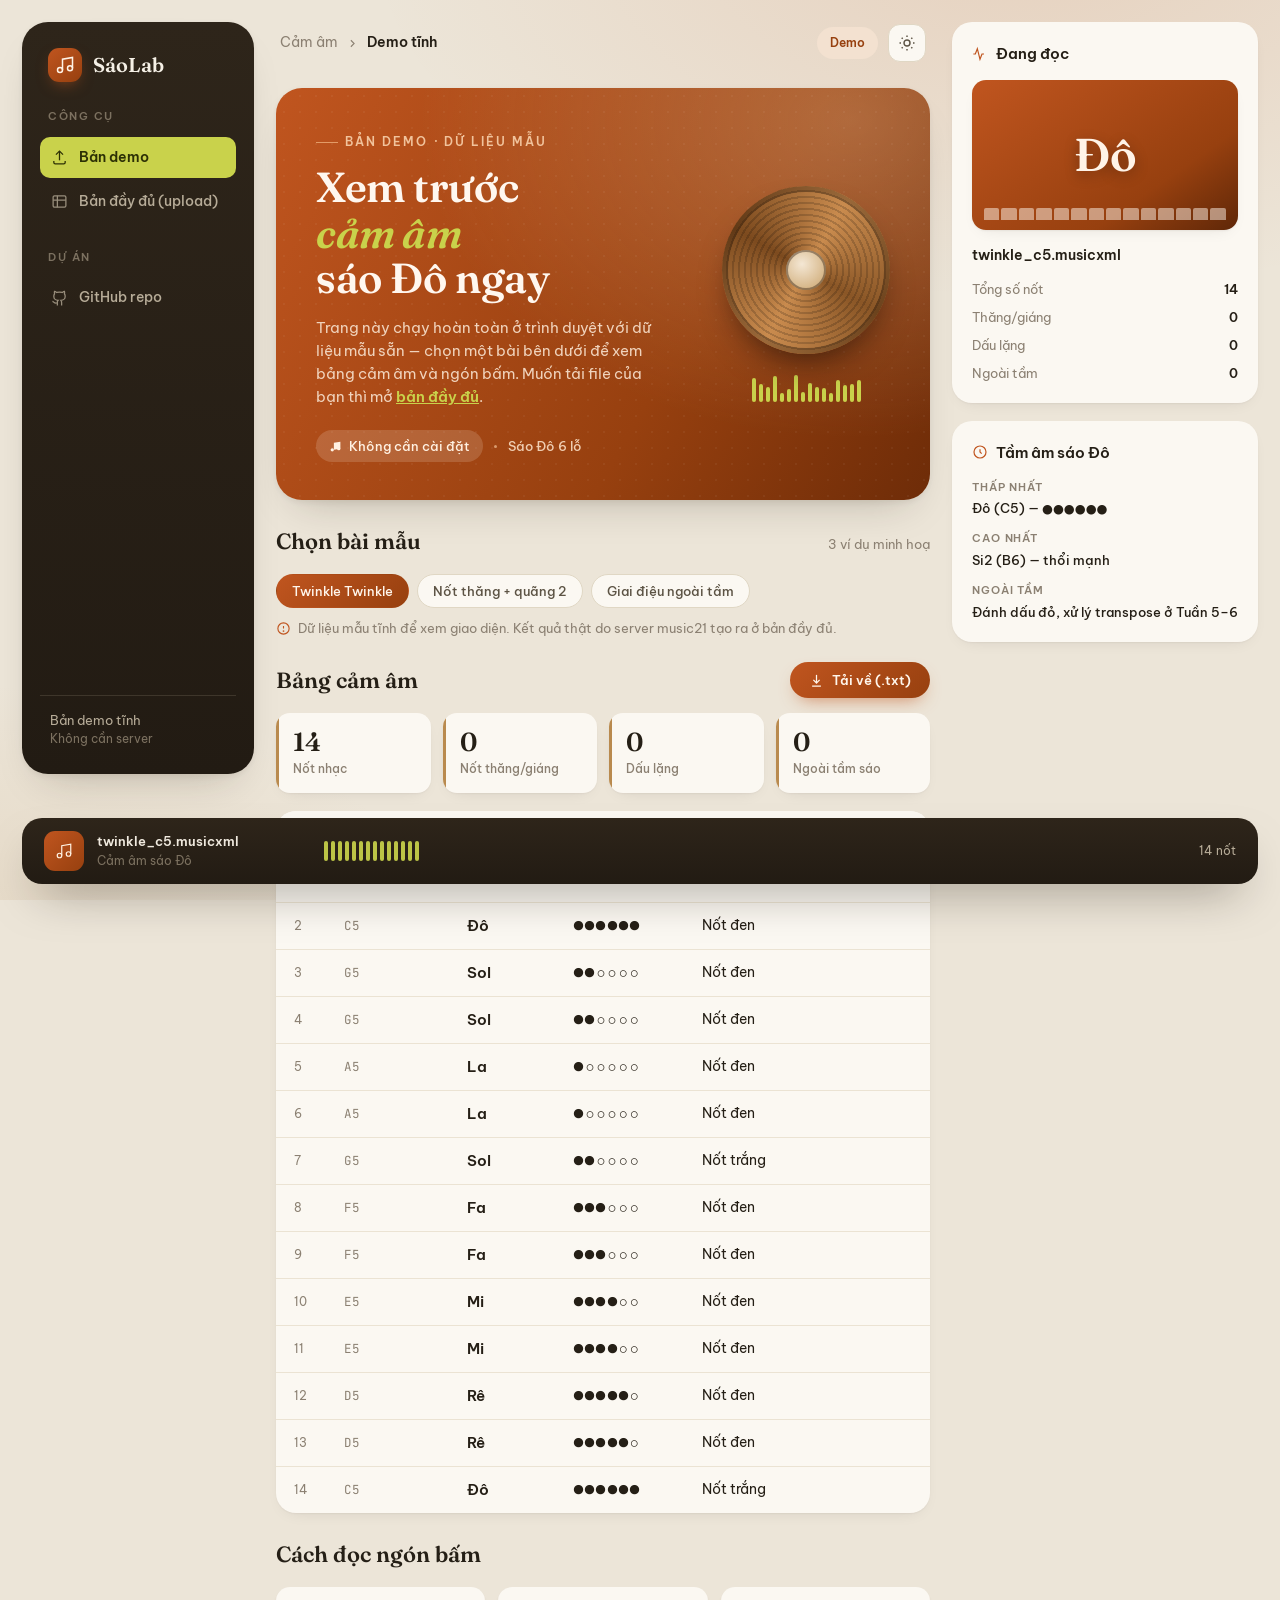
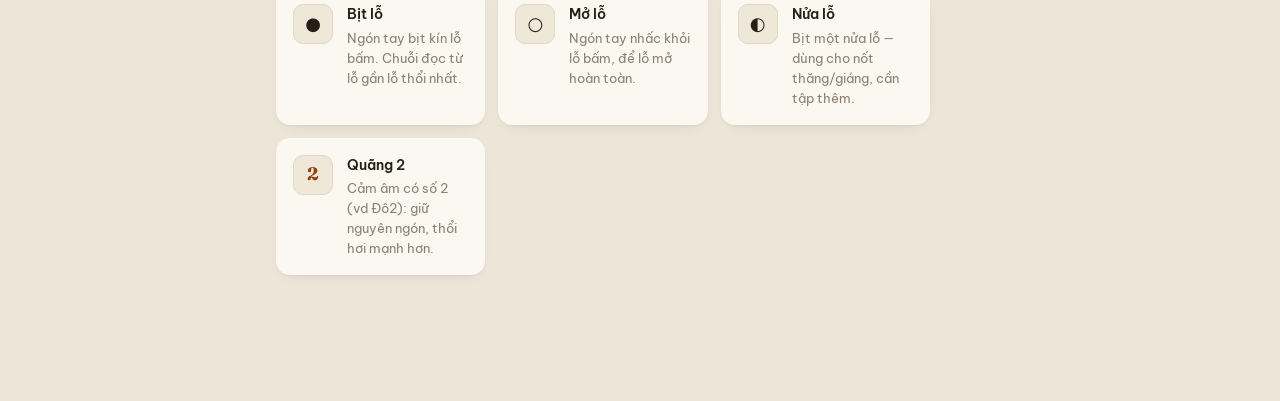
<file: static/demo.html>
<!DOCTYPE html>
<html lang="vi">
<head>
<meta charset="UTF-8">
<meta name="viewport" content="width=device-width, initial-scale=1">
<title>Cảm âm sáo Đô — Demo (chạy không cần server)</title>
<link rel="preconnect" href="https://fonts.googleapis.com">
<link rel="preconnect" href="https://fonts.gstatic.com" crossorigin>
<link href="https://fonts.googleapis.com/css2?family=Fraunces:ital,opsz,wght@0,9..144,500;0,9..144,600;0,9..144,700;1,9..144,600&family=Be+Vietnam+Pro:wght@400;500;600;700&family=JetBrains+Mono:wght@400;600&display=swap" rel="stylesheet">
<link rel="stylesheet" href="style.css">
<style>
  /* Bộ chọn bài mẫu — chỉ dùng ở trang demo */
  .demo-picker { display: flex; flex-wrap: wrap; gap: 8px; }
  .demo-chip {
    font: 500 13px var(--font-body); color: var(--text-2);
    background: var(--surface); border: 1px solid var(--line);
    border-radius: 999px; padding: 8px 15px; cursor: pointer;
    transition: all .15s ease;
  }
  .demo-chip:hover { border-color: var(--accent); color: var(--accent); }
  .demo-chip.active {
    background: linear-gradient(135deg, var(--accent), var(--accent-deep));
    color: var(--on-accent); border-color: transparent;
  }
  .demo-note {
    font-size: 12.5px; color: var(--muted); margin-top: 10px;
    display: flex; align-items: center; gap: 7px;
  }
  .demo-note svg { color: var(--accent); flex: none; }
</style>
</head>
<body>

<div class="app">

  <!-- ===== Sidebar ===== -->
  <aside class="sidebar">
    <div class="logo">
      <span class="logo-badge">
        <svg viewBox="0 0 24 24" fill="none" stroke="currentColor" stroke-width="1.8" width="20" height="20" aria-hidden="true"><path d="M9 18V5l12-2v13"/><circle cx="6" cy="18" r="3"/><circle cx="18" cy="16" r="3"/></svg>
      </span>
      <span>SáoLab</span>
    </div>

    <nav class="nav-group" aria-label="Công cụ">
      <p class="nav-title">Công cụ</p>
      <span class="nav-item active">
        <svg viewBox="0 0 24 24" fill="none" stroke="currentColor" stroke-width="1.8" width="17" height="17" aria-hidden="true"><path d="M12 3v13"/><path d="m7 8 5-5 5 5"/><path d="M4 17v2a2 2 0 0 0 2 2h12a2 2 0 0 0 2-2v-2"/></svg>
        Bản demo
      </span>
      <a href="index.html" class="nav-item">
        <svg viewBox="0 0 24 24" fill="none" stroke="currentColor" stroke-width="1.8" width="17" height="17" aria-hidden="true"><rect x="3" y="4" width="18" height="16" rx="2"/><path d="M3 10h18M9 4v16"/></svg>
        Bản đầy đủ (upload)
      </a>
    </nav>

    <nav class="nav-group" aria-label="Dự án">
      <p class="nav-title">Dự án</p>
      <a href="https://github.com/ducnguyenzz2208-wq/musicweb" target="_blank" rel="noopener" class="nav-item">
        <svg viewBox="0 0 24 24" fill="none" stroke="currentColor" stroke-width="1.8" width="17" height="17" aria-hidden="true"><path d="M15 22v-4a4.8 4.8 0 0 0-1-3.5c3 0 6-2 6-5.5.08-1.25-.27-2.48-1-3.5.28-1.15.28-2.35 0-3.5 0 0-1 0-3 1.5-2.64-.5-5.36-.5-8 0C6 2 5 2 5 2c-.3 1.15-.3 2.35 0 3.5A5.4 5.4 0 0 0 4 9c0 3.5 3 5.5 6 5.5-.39.49-.68 1.05-.85 1.65S8.93 17.38 9 18v4"/><path d="M9 18c-4.51 2-5-2-7-2"/></svg>
        GitHub repo
      </a>
    </nav>

    <div class="sidebar-foot">
      <p>Bản demo tĩnh</p>
      <p class="dim">Không cần server</p>
    </div>
  </aside>

  <!-- ===== Main ===== -->
  <main class="main">

    <header class="topbar">
      <nav class="crumbs" aria-label="Vị trí">
        <span>Cảm âm</span>
        <svg viewBox="0 0 24 24" fill="none" stroke="currentColor" stroke-width="2" width="13" height="13" aria-hidden="true"><path d="m9 18 6-6-6-6"/></svg>
        <strong>Demo tĩnh</strong>
      </nav>
      <div class="topbar-right">
        <span class="badge-week">Demo</span>
        <button class="icon-btn" id="themeToggle" type="button" aria-label="Đổi giao diện sáng/tối">
          <svg class="sun" viewBox="0 0 24 24" fill="none" stroke="currentColor" stroke-width="1.9" width="18" height="18" aria-hidden="true"><circle cx="12" cy="12" r="4"/><path d="M12 2v2M12 20v2M4.9 4.9l1.4 1.4M17.7 17.7l1.4 1.4M2 12h2M20 12h2M4.9 19.1l1.4-1.4M17.7 6.3l1.4-1.4"/></svg>
          <svg class="moon" viewBox="0 0 24 24" fill="none" stroke="currentColor" stroke-width="1.9" width="18" height="18" aria-hidden="true"><path d="M21 12.8A9 9 0 1 1 11.2 3a7 7 0 0 0 9.8 9.8z"/></svg>
        </button>
      </div>
    </header>

    <!-- Hero -->
    <section class="hero">
      <div class="hero-text">
        <p class="hero-eyebrow">Bản demo · dữ liệu mẫu</p>
        <h1>Xem trước <em>cảm âm</em><br>sáo Đô ngay</h1>
        <p class="hero-sub">Trang này chạy hoàn toàn ở trình duyệt với dữ liệu mẫu sẵn —
        chọn một bài bên dưới để xem bảng cảm âm và ngón bấm. Muốn tải file của bạn thì mở
        <a href="index.html" style="color:var(--lime);font-weight:600">bản đầy đủ</a>.</p>
        <div class="hero-meta">
          <span class="hero-chip">
            <svg viewBox="0 0 24 24" fill="currentColor" width="13" height="13" aria-hidden="true"><path d="M9 18V5l12-2v13"/><circle cx="6" cy="18" r="3"/><circle cx="18" cy="16" r="3"/></svg>
            Không cần cài đặt
          </span>
          <span class="hero-dot" aria-hidden="true"></span>
          <span>Sáo Đô 6 lỗ</span>
        </div>
      </div>
      <div class="hero-art" aria-hidden="true">
        <div class="hero-disc"></div>
        <div class="hero-wave" id="heroWave"></div>
      </div>
    </section>

    <!-- Bộ chọn bài mẫu -->
    <section class="upload-wrap">
      <div class="section-head">
        <h2>Chọn bài mẫu</h2>
        <span class="section-hint">3 ví dụ minh hoạ</span>
      </div>
      <div class="demo-picker" id="demoPicker"></div>
      <p class="demo-note">
        <svg viewBox="0 0 24 24" fill="none" stroke="currentColor" stroke-width="1.8" width="15" height="15" aria-hidden="true"><circle cx="12" cy="12" r="9"/><path d="M12 8v4"/><circle cx="12" cy="16" r=".5" fill="currentColor"/></svg>
        Dữ liệu mẫu tĩnh để xem giao diện. Kết quả thật do server music21 tạo ra ở bản đầy đủ.
      </p>
    </section>

    <!-- Results -->
    <section class="results" id="ket-qua">
      <div class="section-head">
        <h2>Bảng cảm âm</h2>
        <button class="btn-download" id="btnDownload" type="button">
          <svg viewBox="0 0 24 24" fill="none" stroke="currentColor" stroke-width="2" width="15" height="15" aria-hidden="true"><path d="M12 3v12"/><path d="m7 11 5 5 5-5"/><path d="M5 21h14"/></svg>
          Tải về (.txt)
        </button>
      </div>
      <div class="stats" id="stats"></div>
      <div class="table-scroll">
        <table class="note-table" id="noteTable">
          <thead>
            <tr>
              <th class="col-num">#</th><th>Nốt nhạc</th><th>Cảm âm</th>
              <th>Ngón bấm</th><th>Trường độ</th><th>Ghi chú</th>
            </tr>
          </thead>
          <tbody></tbody>
        </table>
      </div>
    </section>

    <!-- Guide -->
    <section class="guide">
      <div class="section-head"><h2>Cách đọc ngón bấm</h2></div>
      <div class="guide-grid">
        <article class="guide-card"><span class="guide-sym">●</span><div><h3>Bịt lỗ</h3><p>Ngón tay bịt kín lỗ bấm. Chuỗi đọc từ lỗ gần lỗ thổi nhất.</p></div></article>
        <article class="guide-card"><span class="guide-sym">○</span><div><h3>Mở lỗ</h3><p>Ngón tay nhấc khỏi lỗ bấm, để lỗ mở hoàn toàn.</p></div></article>
        <article class="guide-card"><span class="guide-sym">◐</span><div><h3>Nửa lỗ</h3><p>Bịt một nửa lỗ — dùng cho nốt thăng/giáng, cần tập thêm.</p></div></article>
        <article class="guide-card"><span class="guide-sym accent">2</span><div><h3>Quãng 2</h3><p>Cảm âm có số 2 (vd Đô2): giữ nguyên ngón, thổi hơi mạnh hơn.</p></div></article>
      </div>
    </section>

  </main>

  <!-- ===== Right rail ===== -->
  <aside class="rail">
    <div class="rail-card">
      <div class="rail-head">
        <svg viewBox="0 0 24 24" fill="none" stroke="currentColor" stroke-width="1.8" width="16" height="16" aria-hidden="true"><path d="M2 12h3l3-8 4 16 3-8h3"/></svg>
        <h2>Đang đọc</h2>
      </div>
      <div class="reading-info">
        <div class="reading-cover" aria-hidden="true">
          <span class="cover-note" id="coverNote">♪</span>
          <div class="cover-wave" id="coverWave"></div>
        </div>
        <p class="reading-name" id="readingName"></p>
        <dl class="reading-facts" id="readingFacts"></dl>
      </div>
    </div>
    <div class="rail-card">
      <div class="rail-head">
        <svg viewBox="0 0 24 24" fill="none" stroke="currentColor" stroke-width="1.8" width="16" height="16" aria-hidden="true"><circle cx="12" cy="12" r="9"/><path d="M12 8v4l2.5 2.5"/></svg>
        <h2>Tầm âm sáo Đô</h2>
      </div>
      <ul class="range-list">
        <li><span class="range-key">Thấp nhất</span><span class="range-val">Đô (C5) — ●●●●●●</span></li>
        <li><span class="range-key">Cao nhất</span><span class="range-val">Si2 (B6) — thổi mạnh</span></li>
        <li><span class="range-key">Ngoài tầm</span><span class="range-val">Đánh dấu đỏ, xử lý transpose ở Tuần 5–6</span></li>
      </ul>
    </div>
  </aside>

</div>

<footer class="playbar" id="playbar">
  <div class="playbar-file">
    <span class="playbar-disc" aria-hidden="true">
      <svg viewBox="0 0 24 24" fill="none" stroke="currentColor" stroke-width="1.6" width="18" height="18"><path d="M9 18V5l12-2v13"/><circle cx="6" cy="18" r="3"/><circle cx="18" cy="16" r="3"/></svg>
    </span>
    <div><p class="playbar-name" id="playbarName"></p><p class="playbar-sub" id="playbarSub"></p></div>
  </div>
  <div class="playbar-strip" id="playbarStrip" aria-label="Dải cảm âm xem nhanh"></div>
  <p class="playbar-count" id="playbarCount"></p>
</footer>

<script>
// =========================================================
// Demo tĩnh — dữ liệu mẫu nhúng sẵn (không gọi API).
// Cùng cấu trúc JSON như server /api/parse trả về.
// =========================================================
const BAI_MAU = {
  twinkle: {
    ten_file: "twinkle_c5.musicxml", tong_so_not: 14, so_ngoai_tam: 0, so_not_thang: 0,
    notes: [
      ["C5","Đô","●●●●●●","Nốt đen"],["C5","Đô","●●●●●●","Nốt đen"],
      ["G5","Sol","●●○○○○","Nốt đen"],["G5","Sol","●●○○○○","Nốt đen"],
      ["A5","La","●○○○○○","Nốt đen"],["A5","La","●○○○○○","Nốt đen"],
      ["G5","Sol","●●○○○○","Nốt trắng"],
      ["F5","Fa","●●●○○○","Nốt đen"],["F5","Fa","●●●○○○","Nốt đen"],
      ["E5","Mi","●●●●○○","Nốt đen"],["E5","Mi","●●●●○○","Nốt đen"],
      ["D5","Rê","●●●●●○","Nốt đen"],["D5","Rê","●●●●●○","Nốt đen"],
      ["C5","Đô","●●●●●●","Nốt trắng"],
    ],
  },
  thang: {
    ten_file: "test_thang_va_quang2.musicxml", tong_so_not: 9, so_ngoai_tam: 0, so_not_thang: 2,
    notes: [
      ["C5","Đô","●●●●●●","Nốt đen"],
      ["F#5","Fa#","●●◐○○○","Móc đơn","sharp","Bấm nửa lỗ (◐)"],
      ["G5","Sol","●●○○○○","Móc đơn"],["REST"],
      ["C6","Đô2","○●●●●●","Nốt đen","q2","Thổi mạnh hơn (quãng 2)"],
      ["D6","Rê2","●●●●●○","Nốt đen","q2","Thổi mạnh hơn (quãng 2)"],
      ["E6","Mi2","●●●●○○","Nốt trắng","q2","Thổi mạnh hơn (quãng 2)"],
      ["A#5","La#","◐○○○○○","Nốt đen","sharp","Bấm nửa lỗ (◐)"],
      ["G5","Sol","●●○○○○","Nốt đen"],
    ],
  },
  ngoaitam: {
    ten_file: "giai_dieu_c4.mid", tong_so_not: 9, so_ngoai_tam: 8, so_not_thang: 0,
    notes: [
      ["C4","Đô","—","Nốt đen","out","Thấp hơn tầm sáo Đô (cần transpose lên)"],
      ["D4","Rê","—","Nốt đen","out","Thấp hơn tầm sáo Đô (cần transpose lên)"],
      ["E4","Mi","—","Nốt đen","out","Thấp hơn tầm sáo Đô (cần transpose lên)"],
      ["F4","Fa","—","Nốt đen","out","Thấp hơn tầm sáo Đô (cần transpose lên)"],
      ["G4","Sol","—","Nốt trắng","out","Thấp hơn tầm sáo Đô (cần transpose lên)"],
      ["REST"],
      ["A4","La","—","Nốt đen","out","Thấp hơn tầm sáo Đô (cần transpose lên)"],
      ["F4","Fa","—","Nốt đen","out","Thấp hơn tầm sáo Đô (cần transpose lên)"],
      ["C5","Đô","●●●●●●","Nốt trắng"],
    ],
  },
};
const NHAN = { twinkle: "Twinkle Twinkle", thang: "Nốt thăng + quãng 2", ngoaitam: "Giai điệu ngoài tầm" };

// Chuyển mảng gọn -> object đầy đủ giống JSON server
function chuanHoa(bai) {
  const notes = bai.notes.map((r, i) => {
    if (r[0] === "REST") {
      return { stt: i + 1, ten_not: "Lặng", octave: null, cam_am: "—",
        ngon_bam: "(nghỉ)", truong_do: "Nốt đen", ghi_chu: "Ngắt hơi",
        ngoai_tam: false, la_thang: false, la_lang: true };
    }
    const [ten, cam_am, ngon, td, co, ghi] = r;
    return { stt: i + 1, ten_not: ten, octave: parseInt(ten.match(/\d+/)?.[0] ?? "5"),
      cam_am, ngon_bam: ngon, truong_do: td, ghi_chu: ghi || "",
      ngoai_tam: co === "out", la_thang: co === "sharp", la_lang: false };
  });
  return { ...bai, notes };
}

// ---- DOM refs ----
const statsBox = document.getElementById("stats");
const tableBody = document.querySelector("#noteTable tbody");
const readingName = document.getElementById("readingName");
const readingFacts = document.getElementById("readingFacts");
const coverNote = document.getElementById("coverNote");
const coverWave = document.getElementById("coverWave");
const playbarName = document.getElementById("playbarName");
const playbarSub = document.getElementById("playbarSub");
const playbarStrip = document.getElementById("playbarStrip");
const playbarCount = document.getElementById("playbarCount");
const resultsSection = document.getElementById("ket-qua");
const btnDownload = document.getElementById("btnDownload");
const themeToggle = document.getElementById("themeToggle");
const heroWave = document.getElementById("heroWave");
const demoPicker = document.getElementById("demoPicker");

let ketQuaHienTai = null;

// ---- Theme ----
const themeLuu = localStorage.getItem("saolab-theme");
if (themeLuu) document.documentElement.setAttribute("data-theme", themeLuu);
themeToggle.addEventListener("click", () => {
  const dark = document.documentElement.getAttribute("data-theme") === "dark" ||
    (!document.documentElement.getAttribute("data-theme") &&
      window.matchMedia("(prefers-color-scheme: dark)").matches);
  const moi = dark ? "light" : "dark";
  document.documentElement.setAttribute("data-theme", moi);
  localStorage.setItem("saolab-theme", moi);
});

// ---- Hero waveform ----
for (let i = 0; i < 16; i++) {
  const s = document.createElement("span");
  s.style.height = 8 + Math.round(Math.random() * 20) + "px";
  s.style.animationDelay = (i * 0.07).toFixed(2) + "s";
  heroWave.appendChild(s);
}

// ---- Bộ chọn bài ----
Object.keys(BAI_MAU).forEach((key, idx) => {
  const b = document.createElement("button");
  b.className = "demo-chip" + (idx === 0 ? " active" : "");
  b.textContent = NHAN[key];
  b.dataset.key = key;
  b.addEventListener("click", () => {
    document.querySelectorAll(".demo-chip").forEach((c) => c.classList.remove("active"));
    b.classList.add("active");
    veKetQua(chuanHoa(BAI_MAU[key]));
  });
  demoPicker.appendChild(b);
});

// ---- Vẽ kết quả (giống app.js bản đầy đủ) ----
function veKetQua(data) {
  ketQuaHienTai = data;
  const soLang = data.notes.filter((n) => n.la_lang).length;

  statsBox.innerHTML = "";
  themStat(data.tong_so_not, "Nốt nhạc");
  themStat(data.so_not_thang, "Nốt thăng/giáng");
  themStat(soLang, "Dấu lặng");
  themStat(data.so_ngoai_tam, "Ngoài tầm sáo", data.so_ngoai_tam > 0);

  tableBody.innerHTML = "";
  for (const n of data.notes) {
    const tr = document.createElement("tr");
    if (n.la_lang) tr.className = "row-rest";
    else if (n.ngoai_tam) tr.className = "row-out";
    else if (n.la_thang) tr.className = "row-sharp";
    tr.innerHTML =
      `<td class="td-num">${n.stt}</td><td class="td-pitch">${n.ten_not}</td>` +
      `<td class="td-camam">${n.cam_am}</td><td class="td-finger">${n.ngon_bam}</td>` +
      `<td>${n.truong_do}</td><td class="td-note-extra">${n.ghi_chu || ""}</td>`;
    tableBody.appendChild(tr);
  }

  resultsSection.classList.remove("reveal");
  void resultsSection.offsetWidth;
  resultsSection.classList.add("reveal");

  const notDau = data.notes.find((n) => !n.la_lang);
  coverNote.textContent = notDau ? notDau.cam_am.replace("2", "") : "♪";
  veCoverWave(data.notes);
  readingName.textContent = data.ten_file;
  readingFacts.innerHTML = "";
  themFact("Tổng số nốt", data.tong_so_not);
  themFact("Thăng/giáng", data.so_not_thang);
  themFact("Dấu lặng", soLang);
  themFact("Ngoài tầm", data.so_ngoai_tam, data.so_ngoai_tam > 0);

  playbarName.textContent = data.ten_file;
  playbarSub.textContent = "Cảm âm sáo Đô";
  playbarCount.textContent = `${data.tong_so_not} nốt`;
  vePlaybarStrip(data.notes);
}

function themStat(so, nhan, warn = false) {
  const d = document.createElement("div");
  d.className = "stat" + (warn ? " warn" : "");
  d.innerHTML = `<p class="num">${so}</p><p class="lbl">${nhan}</p>`;
  statsBox.appendChild(d);
}
function themFact(nhan, v, warn = false) {
  const d = document.createElement("div");
  d.innerHTML = `<dt>${nhan}</dt><dd${warn ? ' class="warn"' : ""}>${v}</dd>`;
  readingFacts.appendChild(d);
}
function veCoverWave(notes) {
  coverWave.innerHTML = "";
  for (const n of notes.slice(0, 22)) {
    const s = document.createElement("span");
    let h = 20;
    if (!n.la_lang && n.octave != null) h = Math.max(15, Math.min(85, 20 + (n.octave - 4) * 22));
    else if (n.la_lang) { h = 12; s.style.opacity = ".3"; }
    s.style.height = h + "%";
    coverWave.appendChild(s);
  }
}
function vePlaybarStrip(notes) {
  playbarStrip.innerHTML = "";
  for (const n of notes.slice(0, 90)) {
    const bar = document.createElement("span");
    bar.className = "bar" + (n.la_lang ? " rest" : n.ngoai_tam ? " out" : "");
    let h = 8;
    if (!n.la_lang && n.octave != null) h = Math.max(6, Math.min(32, 8 + (n.octave - 4) * 12));
    bar.style.height = h + "px";
    playbarStrip.appendChild(bar);
  }
}

btnDownload.addEventListener("click", () => {
  if (!ketQuaHienTai) return;
  const d = ketQuaHienTai;
  const dong = [
    `CẢM ÂM SÁO ĐÔ — ${d.ten_file}`,
    `Tổng số nốt: ${d.tong_so_not} · Ngoài tầm: ${d.so_ngoai_tam}`,
    `Ký hiệu: ● bịt lỗ · ○ mở lỗ · ◐ nửa lỗ (đọc từ lỗ gần lỗ thổi)`,
    "".padEnd(60, "-"), "CẢM ÂM:",
    d.notes.map((n) => (n.la_lang ? "(nghỉ)" : n.cam_am)).join(" "),
    "".padEnd(60, "-"), "CHI TIẾT:",
  ];
  for (const n of d.notes)
    dong.push(`${String(n.stt).padStart(3)}. ${n.cam_am.padEnd(6)} ${n.ngon_bam.padEnd(8)} ${n.truong_do}${n.ghi_chu ? " — " + n.ghi_chu : ""}`);
  const blob = new Blob(["﻿" + dong.join("\n")], { type: "text/plain;charset=utf-8" });
  const a = document.createElement("a");
  a.href = URL.createObjectURL(blob);
  a.download = d.ten_file.replace(/\.[^.]+$/, "") + "-cam-am.txt";
  a.click();
  URL.revokeObjectURL(a.href);
});

// Hiển thị bài đầu tiên khi mở trang
veKetQua(chuanHoa(BAI_MAU.twinkle));
</script>
</body>
</html>
</file>
<file: static/style.css>
/* =========================================================
   Cảm âm sáo Đô — Giao diện "music studio"
   Tông kem ấm + gỗ sáo, sidebar espresso, hỗ trợ dark mode.
   Token hoá màu để light/dark dùng chung component.
   ========================================================= */

:root {
  /* --- Nền & bề mặt --- */
  --bg: #ECE5D8;
  --bg-grain: #E5DCCB;
  --surface: #FBF8F2;
  --surface-2: #F4EEE2;
  --surface-inset: #EFE7D8;
  --sidebar: #221B13;
  --sidebar-2: #2E251A;
  --sidebar-hover: #392F20;
  --sidebar-text: #B7AC98;
  --sidebar-dim: #7C7160;

  /* --- Chữ --- */
  --text: #251F16;
  --text-2: #5C5344;
  --muted: #8B8072;
  --on-accent: #FFF6EC;

  /* --- Đường nét --- */
  --line: #E0D7C4;
  --line-2: #EBE3D3;

  /* --- Màu thương hiệu --- */
  --accent: #C0551F;       /* cam đất */
  --accent-deep: #97400F;
  --accent-soft: #F3E1D0;
  --wood: #B98A4E;         /* gỗ sáo */
  --wood-soft: #EFE0C6;
  --lime: #C9D24B;         /* điểm nhấn waveform / active */
  --lime-ink: #2C3005;

  /* --- Ngữ nghĩa --- */
  --danger: #C23A2A;
  --danger-soft: #F7E1DC;
  --sharp-soft: #F1E6CC;

  /* --- Hình khối --- */
  --r-xl: 26px;
  --r-lg: 20px;
  --r-md: 14px;
  --r-sm: 10px;
  --shadow-1: 0 1px 2px rgba(36,27,15,.05), 0 6px 18px -10px rgba(36,27,15,.14);
  --shadow-2: 0 2px 6px rgba(36,27,15,.07), 0 20px 44px -22px rgba(36,27,15,.28);
  --shadow-pop: 0 22px 48px -20px rgba(28,20,10,.5);

  /* --- Chữ --- */
  --font-display: "Fraunces", Georgia, "Times New Roman", serif;
  --font-body: "Be Vietnam Pro", system-ui, -apple-system, sans-serif;
  --font-mono: "JetBrains Mono", "Cascadia Code", Consolas, monospace;
}

/* ---- Dark mode: theo hệ thống ---- */
@media (prefers-color-scheme: dark) {
  :root {
    --bg: #161210;
    --bg-grain: #1B1613;
    --surface: #221C17;
    --surface-2: #2A231D;
    --surface-inset: #1C1712;
    --sidebar: #0F0C0A;
    --sidebar-2: #191410;
    --sidebar-hover: #2A221A;
    --sidebar-text: #B3A794;
    --sidebar-dim: #6E6353;
    --text: #F2EADD;
    --text-2: #C3B7A5;
    --muted: #988C7B;
    --on-accent: #FFF6EC;
    --line: #33291F;
    --line-2: #2A2219;
    --accent: #E1712F;
    --accent-deep: #C0551F;
    --accent-soft: #3A281A;
    --wood: #C99B5C;
    --wood-soft: #33281B;
    --lime: #D3DC5A;
    --danger: #E8604F;
    --danger-soft: #3A211C;
    --sharp-soft: #352C18;
    --shadow-1: 0 1px 2px rgba(0,0,0,.4), 0 8px 22px -12px rgba(0,0,0,.6);
    --shadow-2: 0 2px 8px rgba(0,0,0,.5), 0 24px 50px -24px rgba(0,0,0,.8);
    --shadow-pop: 0 22px 48px -18px rgba(0,0,0,.85);
  }
}

/* ---- Ghi đè theo nút toggle (thắng cả media query) ---- */
:root[data-theme="light"] {
  --bg: #ECE5D8; --bg-grain: #E5DCCB; --surface: #FBF8F2; --surface-2: #F4EEE2;
  --surface-inset: #EFE7D8; --sidebar: #221B13; --sidebar-2: #2E251A;
  --sidebar-hover: #392F20; --sidebar-text: #B7AC98; --sidebar-dim: #7C7160;
  --text: #251F16; --text-2: #5C5344; --muted: #8B8072; --line: #E0D7C4; --line-2: #EBE3D3;
  --accent: #C0551F; --accent-deep: #97400F; --accent-soft: #F3E1D0;
  --wood: #B98A4E; --wood-soft: #EFE0C6; --lime: #C9D24B;
  --danger: #C23A2A; --danger-soft: #F7E1DC; --sharp-soft: #F1E6CC;
  --shadow-1: 0 1px 2px rgba(36,27,15,.05), 0 6px 18px -10px rgba(36,27,15,.14);
  --shadow-2: 0 2px 6px rgba(36,27,15,.07), 0 20px 44px -22px rgba(36,27,15,.28);
  --shadow-pop: 0 22px 48px -20px rgba(28,20,10,.5);
}
:root[data-theme="dark"] {
  --bg: #161210; --bg-grain: #1B1613; --surface: #221C17; --surface-2: #2A231D;
  --surface-inset: #1C1712; --sidebar: #0F0C0A; --sidebar-2: #191410;
  --sidebar-hover: #2A221A; --sidebar-text: #B3A794; --sidebar-dim: #6E6353;
  --text: #F2EADD; --text-2: #C3B7A5; --muted: #988C7B; --line: #33291F; --line-2: #2A2219;
  --accent: #E1712F; --accent-deep: #C0551F; --accent-soft: #3A281A;
  --wood: #C99B5C; --wood-soft: #33281B; --lime: #D3DC5A;
  --danger: #E8604F; --danger-soft: #3A211C; --sharp-soft: #352C18;
  --shadow-1: 0 1px 2px rgba(0,0,0,.4), 0 8px 22px -12px rgba(0,0,0,.6);
  --shadow-2: 0 2px 8px rgba(0,0,0,.5), 0 24px 50px -24px rgba(0,0,0,.8);
  --shadow-pop: 0 22px 48px -18px rgba(0,0,0,.85);
}

* { box-sizing: border-box; margin: 0; padding: 0; }

html { scroll-behavior: smooth; }
@media (prefers-reduced-motion: reduce) {
  html { scroll-behavior: auto; }
  *, *::before, *::after { animation-duration: .001ms !important; transition-duration: .001ms !important; }
}

body {
  font-family: var(--font-body);
  font-size: 15px;
  line-height: 1.6;
  color: var(--text);
  background:
    radial-gradient(1100px 620px at 80% -8%, color-mix(in srgb, var(--accent) 14%, transparent), transparent 60%),
    radial-gradient(900px 500px at -6% 110%, color-mix(in srgb, var(--wood) 16%, transparent), transparent 62%),
    var(--bg);
  background-attachment: fixed;
  min-height: 100dvh;
  padding-bottom: 104px;
  -webkit-font-smoothing: antialiased;
}

/* ===== Khung tổng ===== */
.app {
  display: grid;
  grid-template-columns: 232px minmax(0, 1fr) 306px;
  gap: 22px;
  max-width: 1340px;
  margin: 0 auto;
  padding: 22px;
  align-items: start;
}

/* ===== Sidebar ===== */
.sidebar {
  position: sticky;
  top: 22px;
  display: flex;
  flex-direction: column;
  gap: 26px;
  background: linear-gradient(180deg, var(--sidebar-2), var(--sidebar));
  color: var(--sidebar-text);
  border-radius: var(--r-xl);
  padding: 26px 18px;
  min-height: calc(100dvh - 148px);
  box-shadow: var(--shadow-2);
}

.logo {
  display: flex;
  align-items: center;
  gap: 11px;
  color: #F5F0E6;
  font-family: var(--font-display);
  font-size: 20px;
  font-weight: 600;
  padding: 0 8px;
}
.logo-badge {
  display: grid; place-items: center;
  width: 34px; height: 34px;
  border-radius: 11px;
  background: linear-gradient(140deg, var(--accent), var(--accent-deep));
  color: #FFF3E6;
  flex: none;
  box-shadow: 0 6px 16px -6px color-mix(in srgb, var(--accent) 70%, transparent);
}

.nav-title {
  font-size: 11px; font-weight: 600; text-transform: uppercase;
  letter-spacing: .14em; color: var(--sidebar-dim);
  padding: 0 8px; margin-bottom: 8px;
}
.nav-group { display: flex; flex-direction: column; gap: 3px; }

.nav-item {
  display: flex; align-items: center; gap: 11px;
  padding: 10px 11px; border-radius: var(--r-sm);
  color: inherit; text-decoration: none;
  font-size: 13.5px; font-weight: 500;
  transition: background .16s ease, color .16s ease, transform .12s ease;
}
.nav-item svg { flex: none; opacity: .78; }
.nav-item:hover { background: var(--sidebar-hover); color: #EFE9DE; }
.nav-item.active { background: var(--lime); color: var(--lime-ink); font-weight: 600; }
.nav-item.active svg { opacity: 1; }
.nav-static { cursor: default; }
.nav-static:hover { background: transparent; color: inherit; }

:where(a, button, .dropzone, [tabindex]):focus-visible {
  outline: 2px solid var(--lime);
  outline-offset: 2px;
  border-radius: 6px;
}

.sidebar-foot {
  margin-top: auto; padding: 14px 10px 0;
  border-top: 1px solid color-mix(in srgb, var(--sidebar-text) 18%, transparent);
  font-size: 12.5px; color: var(--sidebar-text);
}
.sidebar-foot .dim { color: var(--sidebar-dim); font-size: 11.5px; }

/* ===== Main ===== */
.main { display: flex; flex-direction: column; gap: 24px; min-width: 0; }

.offline-banner {
  display: flex; align-items: center; gap: 10px;
  background: var(--accent-soft); color: var(--accent-deep);
  border: 1px solid color-mix(in srgb, var(--accent) 30%, transparent);
  border-radius: var(--r-md); padding: 12px 16px; font-size: 13px;
}
.offline-banner svg { flex: none; }
.offline-banner a { color: var(--accent-deep); font-weight: 600; }

.topbar {
  display: flex; align-items: center; justify-content: space-between;
  gap: 12px; padding: 2px 4px;
}
.crumbs { display: flex; align-items: center; gap: 8px; font-size: 13.5px; color: var(--muted); }
.crumbs strong { color: var(--text); font-weight: 600; }
.topbar-right { display: flex; align-items: center; gap: 10px; }
.badge-week {
  font-size: 12px; font-weight: 600; color: var(--accent-deep);
  background: var(--accent-soft); border-radius: 999px; padding: 6px 13px;
}
.icon-btn {
  display: grid; place-items: center;
  width: 38px; height: 38px; border-radius: 12px;
  border: 1px solid var(--line); background: var(--surface);
  color: var(--text-2); cursor: pointer;
  transition: background .16s ease, color .16s ease, transform .1s ease;
}
.icon-btn:hover { color: var(--accent); border-color: color-mix(in srgb, var(--accent) 40%, var(--line)); }
.icon-btn:active { transform: scale(.94); }
.icon-btn .moon { display: none; }
:root[data-theme="dark"] .icon-btn .sun { display: none; }
:root[data-theme="dark"] .icon-btn .moon { display: block; }
@media (prefers-color-scheme: dark) {
  :root:not([data-theme="light"]) .icon-btn .sun { display: none; }
  :root:not([data-theme="light"]) .icon-btn .moon { display: block; }
}

/* ===== Hero — "curated card" ===== */
.hero {
  position: relative;
  display: grid;
  grid-template-columns: minmax(0, 1fr) 210px;
  gap: 20px; align-items: center;
  border-radius: var(--r-xl);
  padding: 38px 40px;
  color: #FCEFE3;
  background:
    radial-gradient(120% 140% at 88% 8%, rgba(255,220,180,.28), transparent 55%),
    linear-gradient(120deg, var(--accent) 0%, var(--accent-deep) 62%, #6E2C08 100%);
  box-shadow: var(--shadow-2);
  overflow: hidden;
}
.hero::after {
  content: ""; position: absolute; inset: 0;
  background-image: radial-gradient(rgba(255,255,255,.09) 1px, transparent 1.4px);
  background-size: 16px 16px; opacity: .5; pointer-events: none;
}
.hero-text { position: relative; z-index: 1; }
.hero-eyebrow {
  display: inline-flex; align-items: center; gap: 7px;
  font-size: 11.5px; font-weight: 600; text-transform: uppercase;
  letter-spacing: .18em; color: #F1C39C; margin-bottom: 14px;
}
.hero-eyebrow::before { content: ""; width: 22px; height: 1.5px; background: #E39B67; }
.hero h1 {
  font-family: var(--font-display);
  font-size: clamp(28px, 3.6vw, 42px);
  font-weight: 600; line-height: 1.08;
  letter-spacing: -.01em; text-wrap: balance;
  color: #FFF7EF; margin-bottom: 14px;
}
.hero h1 em { font-style: italic; color: var(--lime); }
.hero-sub { max-width: 48ch; font-size: 14.5px; color: #F0D3BC; }
.hero-meta {
  display: flex; align-items: center; flex-wrap: wrap; gap: 11px;
  margin-top: 22px; font-size: 12.5px; font-weight: 500; color: #EFCDB1;
}
.hero-chip {
  display: inline-flex; align-items: center; gap: 7px;
  background: rgba(255,246,236,.16); border-radius: 999px; padding: 6px 13px; color: #FFF1E2;
}
.hero-dot { width: 3px; height: 3px; border-radius: 50%; background: #D89A6C; }

/* Cột nghệ thuật: "đĩa" gỗ sáo + waveform động */
.hero-art { position: relative; z-index: 1; justify-self: end; text-align: center; }
.hero-disc {
  position: relative; width: 168px; height: 168px; margin: 0 auto;
  border-radius: 50%;
  background:
    repeating-radial-gradient(circle at 50% 50%, rgba(0,0,0,.16) 0 2px, transparent 2px 6px),
    conic-gradient(from 210deg, #C98B4E, #7C4A1E, #C98B4E, #8A5626, #C98B4E);
  box-shadow: inset 0 0 0 6px rgba(30,15,6,.28), 0 18px 34px -14px rgba(20,10,4,.7);
  animation: spin 16s linear infinite;
}
.hero-disc::after {
  content: ""; position: absolute; inset: 38%;
  border-radius: 50%;
  background: radial-gradient(circle at 40% 35%, #F4E7D4, #C9A167);
  box-shadow: inset 0 0 0 2px rgba(40,20,8,.4);
}
@keyframes spin { to { transform: rotate(360deg); } }
.hero-wave {
  display: flex; align-items: flex-end; justify-content: center; gap: 3px;
  height: 30px; margin-top: 18px;
}
.hero-wave span {
  width: 4px; border-radius: 2px; background: var(--lime);
  animation: bob 1.1s ease-in-out infinite;
}
@keyframes bob { 0%,100% { transform: scaleY(.35); } 50% { transform: scaleY(1); } }

/* ===== Section chung ===== */
.section-head {
  display: flex; align-items: baseline; justify-content: space-between;
  gap: 12px; margin-bottom: 15px;
}
.section-head h2 { font-family: var(--font-display); font-size: 22px; font-weight: 600; }
.section-hint { font-size: 12.5px; color: var(--muted); }

/* ===== Dropzone ===== */
.dropzone {
  display: flex; flex-direction: column; align-items: center; gap: 7px;
  text-align: center; background: var(--surface);
  border: 1.5px dashed color-mix(in srgb, var(--accent) 32%, var(--line));
  border-radius: var(--r-xl); padding: 44px 24px; cursor: pointer;
  box-shadow: var(--shadow-1);
  transition: border-color .16s ease, background .16s ease, transform .16s ease;
}
.dropzone:hover, .dropzone.dragover {
  border-color: var(--accent);
  background: color-mix(in srgb, var(--accent) 6%, var(--surface));
}
.dropzone.dragover { transform: scale(1.006); }
.dz-icon {
  display: grid; place-items: center; width: 62px; height: 62px; margin-bottom: 6px;
  border-radius: 18px; color: var(--accent);
  background: color-mix(in srgb, var(--accent) 12%, var(--surface-2));
}
.dz-main { font-size: 15.5px; font-weight: 500; }
.dz-link { color: var(--accent); font-weight: 600; text-decoration: underline; text-underline-offset: 3px; }
.dz-sub { font-size: 12.5px; color: var(--muted); }
.dz-formats { display: flex; align-items: center; flex-wrap: wrap; gap: 6px; margin-top: 12px; }
.dz-formats .fmt {
  font: 600 10.5px var(--font-mono); letter-spacing: .04em; text-transform: uppercase;
  color: var(--text-2); background: var(--surface-inset);
  border: 1px solid var(--line); border-radius: 6px; padding: 3px 8px;
}
.omr-badge {
  display: inline-flex; align-items: center; gap: 6px;
  font-size: 11px; font-weight: 600; color: var(--muted);
  background: var(--surface-2); border: 1px solid var(--line);
  border-radius: 999px; padding: 3px 10px;
}
.omr-badge::before {
  content: ""; width: 6px; height: 6px; border-radius: 50%;
  background: var(--muted); flex: none;
}
.omr-badge.on { color: var(--accent-deep); background: var(--accent-soft); border-color: transparent; }
.omr-badge.on::before { background: #3E9E5B; }

.upload-status { min-height: 22px; margin-top: 12px; font-size: 13.5px; color: var(--muted); }
.upload-status.error { color: var(--danger); font-weight: 500; }
.upload-status.busy::before {
  content: ""; display: inline-block; width: 13px; height: 13px; margin-right: 8px;
  border: 2px solid var(--line); border-top-color: var(--accent); border-radius: 50%;
  vertical-align: -2px; animation: quay .7s linear infinite;
}
@keyframes quay { to { transform: rotate(360deg); } }

/* ===== Stats ===== */
.stats {
  display: grid; grid-template-columns: repeat(auto-fit, minmax(132px, 1fr));
  gap: 12px; margin-bottom: 18px;
}
.stat {
  position: relative; background: var(--surface); border-radius: var(--r-md);
  padding: 15px 17px; box-shadow: var(--shadow-1); overflow: hidden;
}
.stat::before {
  content: ""; position: absolute; left: 0; top: 0; bottom: 0; width: 3px;
  background: var(--wood);
}
.stat .num {
  font-family: var(--font-display); font-size: 26px; font-weight: 600;
  font-variant-numeric: tabular-nums; line-height: 1.1;
}
.stat .lbl { font-size: 12px; color: var(--muted); font-weight: 500; margin-top: 2px; }
.stat.warn::before { background: var(--danger); }
.stat.warn .num { color: var(--danger); }

/* ===== Bảng cảm âm ===== */
.table-scroll {
  overflow-x: auto; background: var(--surface);
  border-radius: var(--r-lg); box-shadow: var(--shadow-1);
}
.note-table { width: 100%; border-collapse: collapse; font-size: 13.5px; }
.note-table th {
  text-align: left; font-size: 11px; font-weight: 600; text-transform: uppercase;
  letter-spacing: .1em; color: var(--muted);
  padding: 15px 18px 11px; border-bottom: 1px solid var(--line);
  white-space: nowrap; background: var(--surface); position: sticky; top: 0;
}
.note-table td { padding: 11px 18px; border-bottom: 1px solid var(--line-2); vertical-align: middle; }
.note-table tbody tr:last-child td { border-bottom: none; }
.note-table tbody tr { transition: background .12s ease; }
.note-table tbody tr:hover td { background: var(--surface-2); }
.col-num { width: 46px; }
.td-num { color: var(--muted); font-variant-numeric: tabular-nums; font-size: 12px; }
.td-pitch { font-family: var(--font-mono); font-size: 12.5px; color: var(--muted); }
.td-camam { font-weight: 600; font-size: 14.5px; }
.td-finger { font-family: var(--font-mono); font-size: 15px; letter-spacing: .14em; white-space: nowrap; }
.td-note-extra { font-size: 12px; color: var(--muted); }

tr.row-rest td { color: var(--muted); background: color-mix(in srgb, var(--surface-2) 70%, transparent); }
tr.row-rest .td-camam { font-weight: 400; font-style: italic; }
tr.row-out td { background: var(--danger-soft); }
tr.row-out .td-camam, tr.row-out .td-note-extra { color: var(--danger); }
tr.row-sharp .td-camam::after {
  content: "nửa lỗ"; margin-left: 8px; font-size: 10px; font-weight: 600;
  text-transform: uppercase; letter-spacing: .06em; color: var(--accent-deep);
  background: var(--sharp-soft); border-radius: 999px; padding: 2px 8px; vertical-align: 1px;
}

/* ===== Nút tải về ===== */
.btn-download {
  display: inline-flex; align-items: center; gap: 8px;
  font: 600 13px var(--font-body); color: var(--on-accent);
  background: linear-gradient(135deg, var(--accent), var(--accent-deep));
  border: none; border-radius: 999px; padding: 10px 19px; cursor: pointer;
  box-shadow: 0 8px 18px -8px color-mix(in srgb, var(--accent) 70%, transparent);
  transition: transform .1s ease, filter .16s ease;
}
.btn-download:hover { filter: brightness(1.06); }
.btn-download:active { transform: scale(.97); }

/* ===== Guide ===== */
.guide-grid {
  display: grid; grid-template-columns: repeat(auto-fit, minmax(206px, 1fr)); gap: 13px;
}
.guide-card {
  display: flex; gap: 14px; align-items: flex-start;
  background: var(--surface); border-radius: var(--r-md); padding: 17px; box-shadow: var(--shadow-1);
}
.guide-sym {
  flex: none; width: 40px; height: 40px; display: grid; place-items: center;
  font-size: 18px; background: var(--surface-inset);
  border: 1px solid var(--line); border-radius: var(--r-sm);
}
.guide-sym.accent { color: var(--accent-deep); font-weight: 700; font-family: var(--font-display); }
.guide-card h3 { font-size: 13.5px; font-weight: 600; margin-bottom: 2px; }
.guide-card p { font-size: 12.5px; color: var(--muted); }

/* ===== Right rail ===== */
.rail { position: sticky; top: 22px; display: flex; flex-direction: column; gap: 18px; }
.rail-card { background: var(--surface); border-radius: var(--r-lg); padding: 20px; box-shadow: var(--shadow-1); }
.rail-head { display: flex; align-items: center; gap: 8px; margin-bottom: 15px; color: var(--text); }
.rail-head svg { color: var(--accent); }
.rail-head h2 { font-size: 14.5px; font-weight: 600; }

.reading-empty { text-align: center; color: var(--muted); font-size: 13px; padding: 6px 0 2px; }
.reading-art {
  display: grid; place-items: center; height: 128px; border-radius: var(--r-md);
  background: linear-gradient(150deg, var(--wood-soft), color-mix(in srgb, var(--wood) 40%, var(--surface-2)));
  color: color-mix(in srgb, var(--wood) 75%, var(--text)); margin-bottom: 12px;
}
/* "Album art" của bài đang đọc */
.reading-cover {
  position: relative; height: 150px; border-radius: var(--r-md); overflow: hidden;
  margin-bottom: 14px; display: grid; place-items: center;
  background: linear-gradient(145deg, var(--accent), var(--accent-deep) 70%, #5F2708);
  box-shadow: var(--shadow-1);
}
.reading-cover .cover-note {
  font-family: var(--font-display); font-size: 46px; font-weight: 600; color: #FFF3E7;
  text-shadow: 0 4px 14px rgba(0,0,0,.3);
}
.reading-cover .cover-wave {
  position: absolute; left: 0; right: 0; bottom: 0; height: 40px;
  display: flex; align-items: flex-end; gap: 2px; padding: 0 12px 10px;
}
.reading-cover .cover-wave span { flex: 1; background: rgba(255,246,236,.5); border-radius: 2px 2px 0 0; }
.reading-name { font-weight: 600; font-size: 14px; margin-bottom: 12px; word-break: break-word; }
.reading-facts { display: flex; flex-direction: column; gap: 8px; }
.reading-facts > div { display: flex; justify-content: space-between; gap: 10px; font-size: 12.5px; }
.reading-facts dt { color: var(--muted); }
.reading-facts dd { font-weight: 600; font-variant-numeric: tabular-nums; }
.reading-facts dd.warn { color: var(--danger); }

.range-list { list-style: none; display: flex; flex-direction: column; gap: 12px; }
.range-list li { display: flex; flex-direction: column; gap: 2px; font-size: 12.5px; }
.range-key { color: var(--muted); font-size: 11px; text-transform: uppercase; letter-spacing: .08em; font-weight: 600; }
.range-val { font-weight: 500; }

/* ===== Playbar ===== */
.playbar {
  position: fixed; left: 50%; bottom: 16px; transform: translateX(-50%);
  width: min(1296px, calc(100vw - 44px));
  display: grid; grid-template-columns: minmax(160px, 260px) minmax(0, 1fr) auto;
  align-items: center; gap: 20px;
  background: linear-gradient(180deg, var(--sidebar-2), var(--sidebar));
  color: #EFE9DE; border-radius: 20px; padding: 13px 22px;
  box-shadow: var(--shadow-pop); z-index: 100;
}
.playbar-file { display: flex; align-items: center; gap: 13px; min-width: 0; }
.playbar-disc {
  flex: none; width: 40px; height: 40px; display: grid; place-items: center;
  background: linear-gradient(135deg, var(--accent), var(--accent-deep));
  color: #FFF1E2; border-radius: 11px;
}
.playbar-name { font-size: 13px; font-weight: 600; white-space: nowrap; overflow: hidden; text-overflow: ellipsis; }
.playbar-sub { font-size: 11.5px; color: var(--sidebar-dim); }
.playbar-strip { display: flex; align-items: center; gap: 3px; height: 38px; overflow: hidden; }
.playbar-strip .bar { flex: none; width: 4px; border-radius: 2px; background: var(--lime); opacity: .92; }
.playbar-strip .bar.rest { background: color-mix(in srgb, var(--sidebar-text) 40%, transparent); }
.playbar-strip .bar.out { background: #D9614A; }
.playbar-count {
  font-size: 12px; color: var(--sidebar-text); font-variant-numeric: tabular-nums; white-space: nowrap;
}

/* ===== Xuất hiện mượt ===== */
.reveal { animation: rise .4s cubic-bezier(.22,.61,.36,1) both; }
@keyframes rise { from { opacity: 0; transform: translateY(10px); } to { opacity: 1; transform: none; } }

/* ===== Responsive ===== */
@media (max-width: 1120px) {
  .app { grid-template-columns: 210px minmax(0, 1fr); }
  .rail { grid-column: 2; position: static; flex-direction: row; flex-wrap: wrap; }
  .rail-card { flex: 1 1 260px; }
}
@media (max-width: 780px) {
  body { padding-bottom: 92px; }
  .app { grid-template-columns: 1fr; padding: 14px; gap: 16px; }
  .sidebar {
    position: static; min-height: 0; flex-direction: row; flex-wrap: wrap;
    align-items: center; gap: 10px 14px; padding: 14px 16px;
  }
  .nav-group { flex-direction: row; flex-wrap: wrap; }
  .nav-title, .sidebar-foot { display: none; }
  .hero { grid-template-columns: 1fr; padding: 28px 24px; }
  .hero-art { display: none; }
  .rail { flex-direction: column; }
  .playbar { grid-template-columns: minmax(0, 1fr) auto; gap: 14px; }
  .playbar-strip { display: none; }
}
</file>
